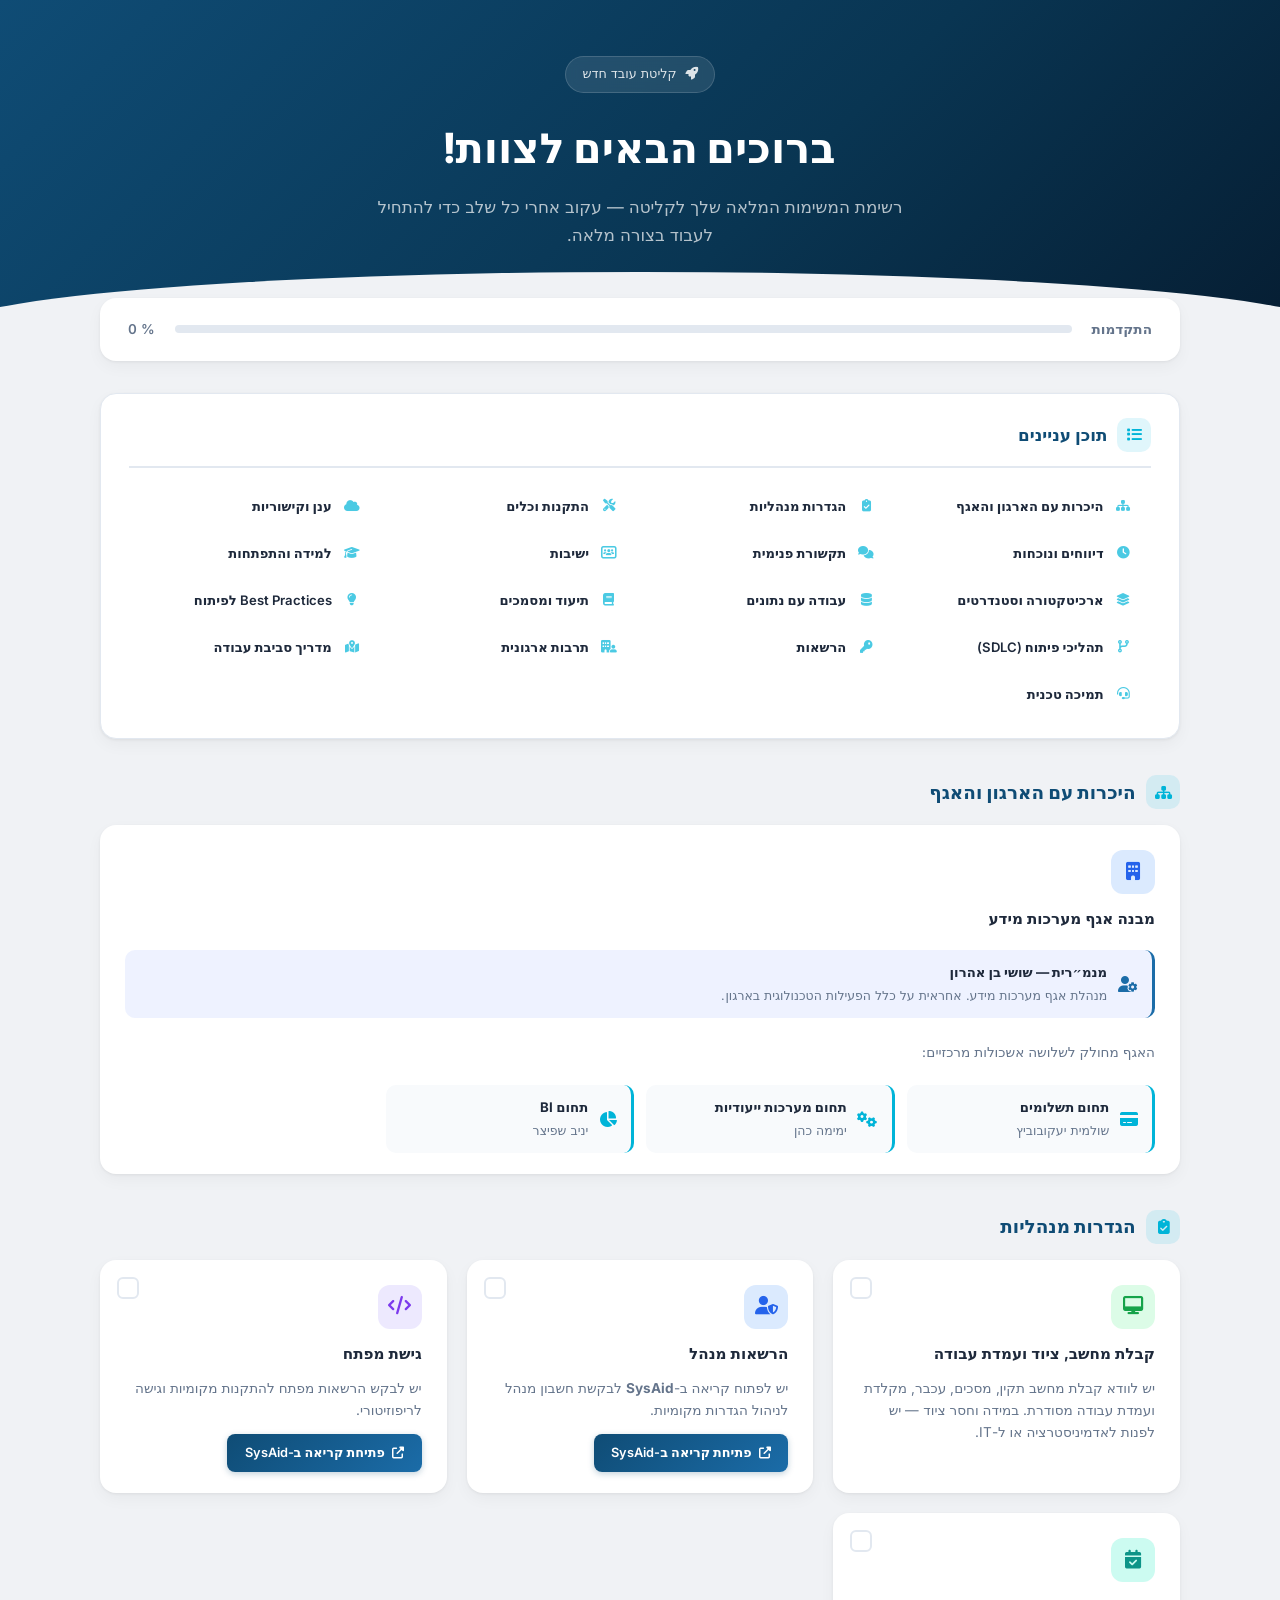
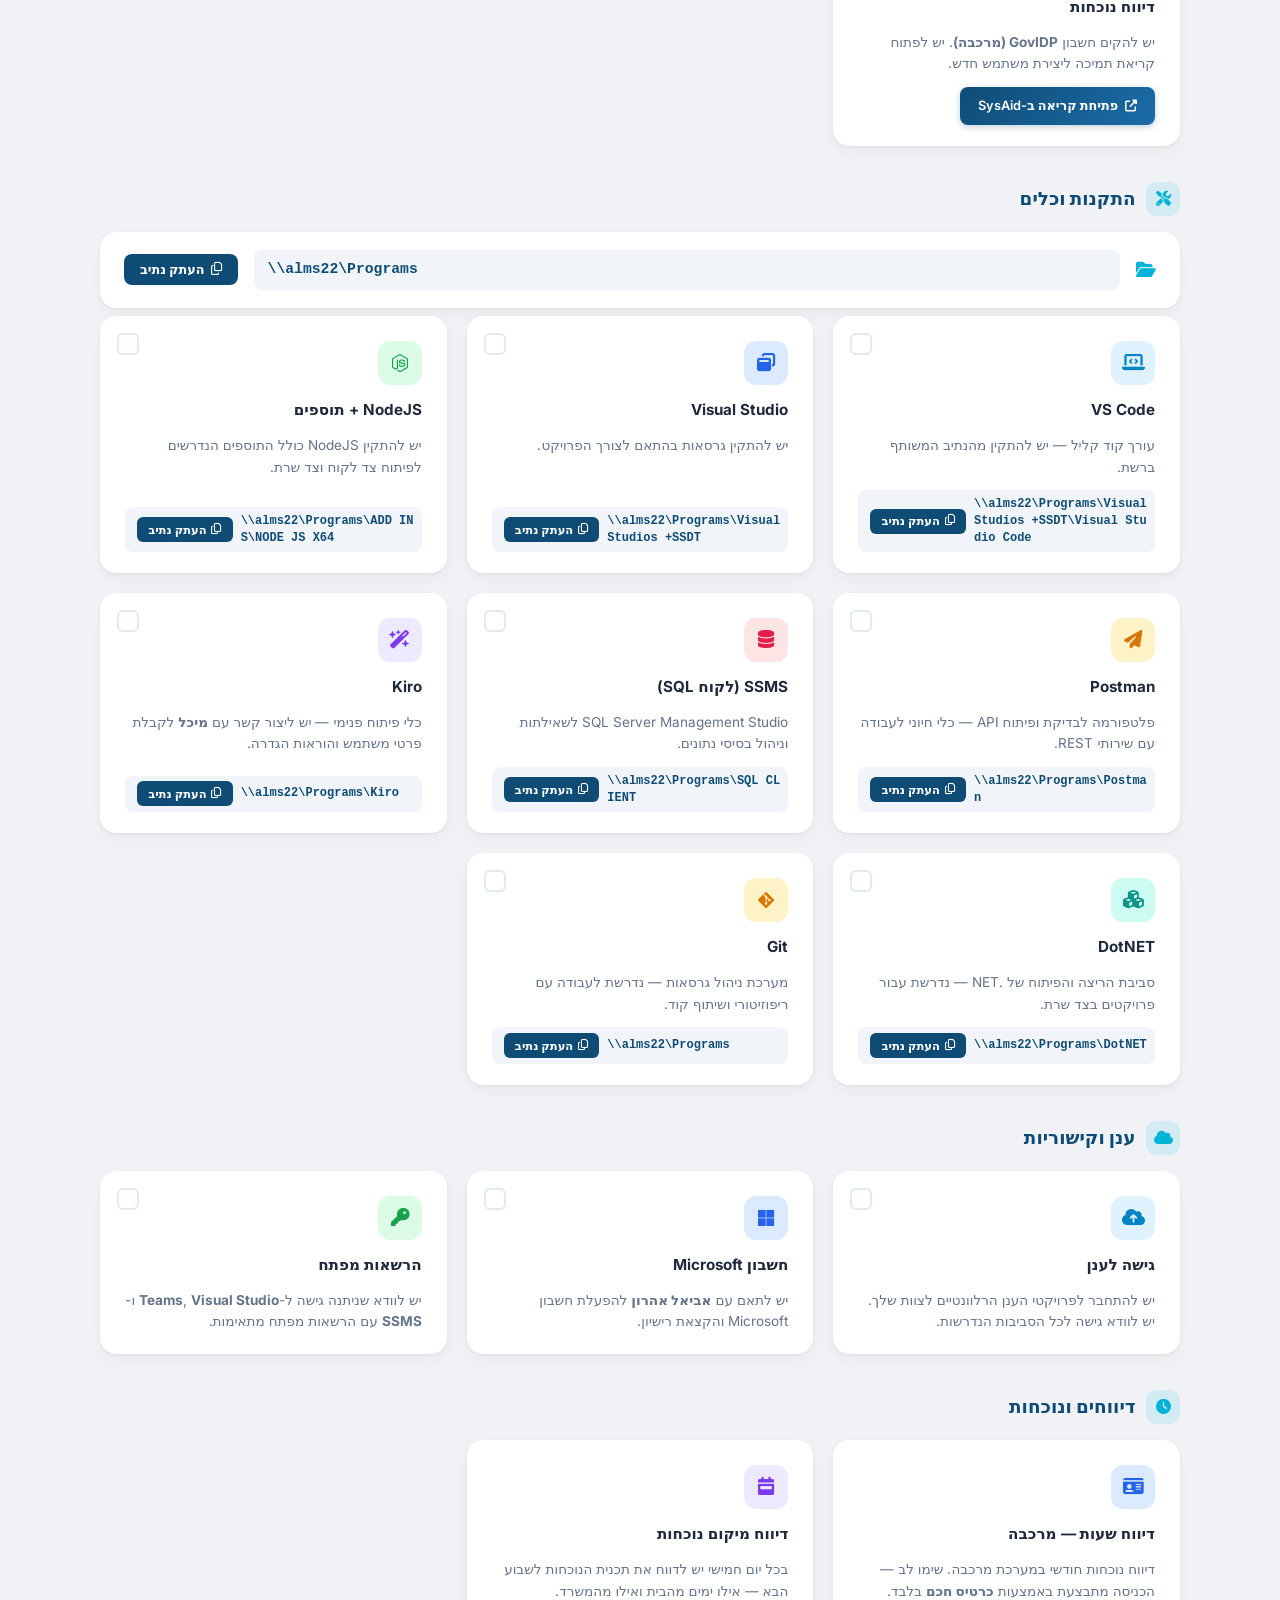
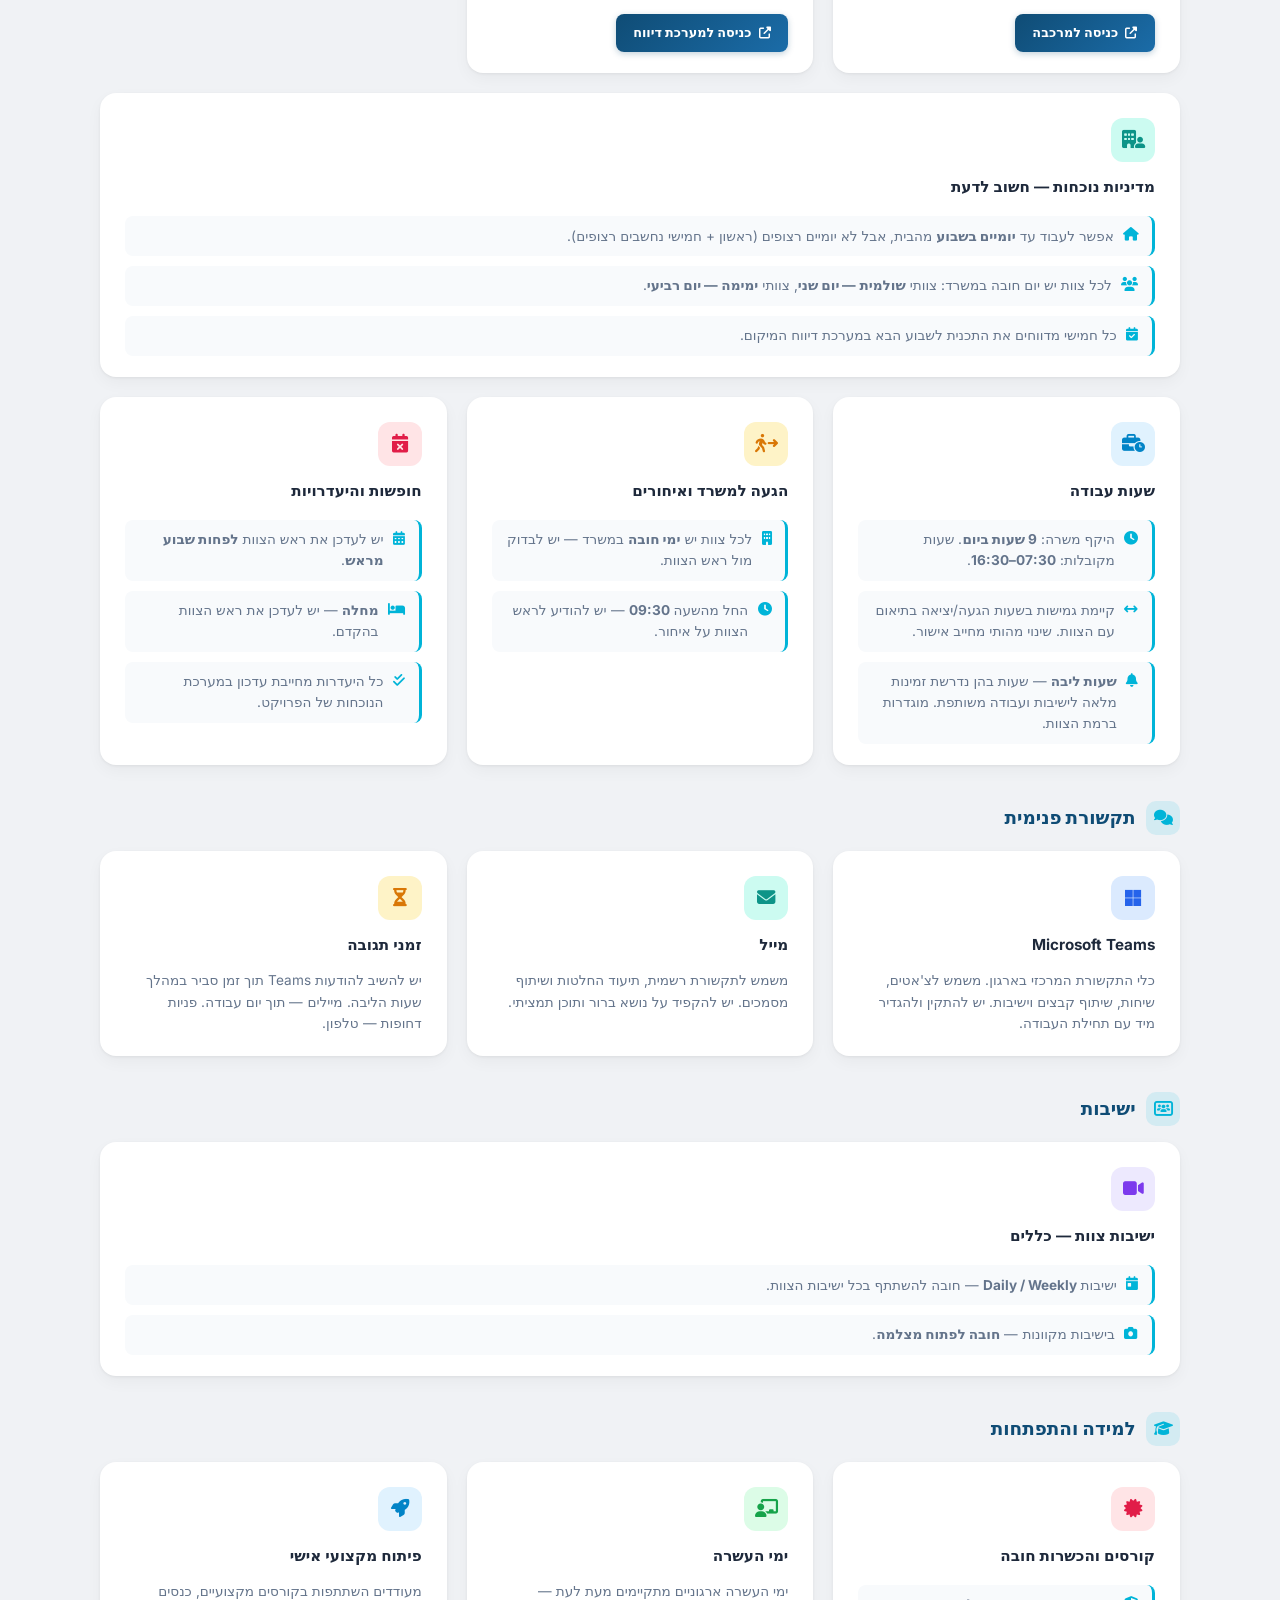
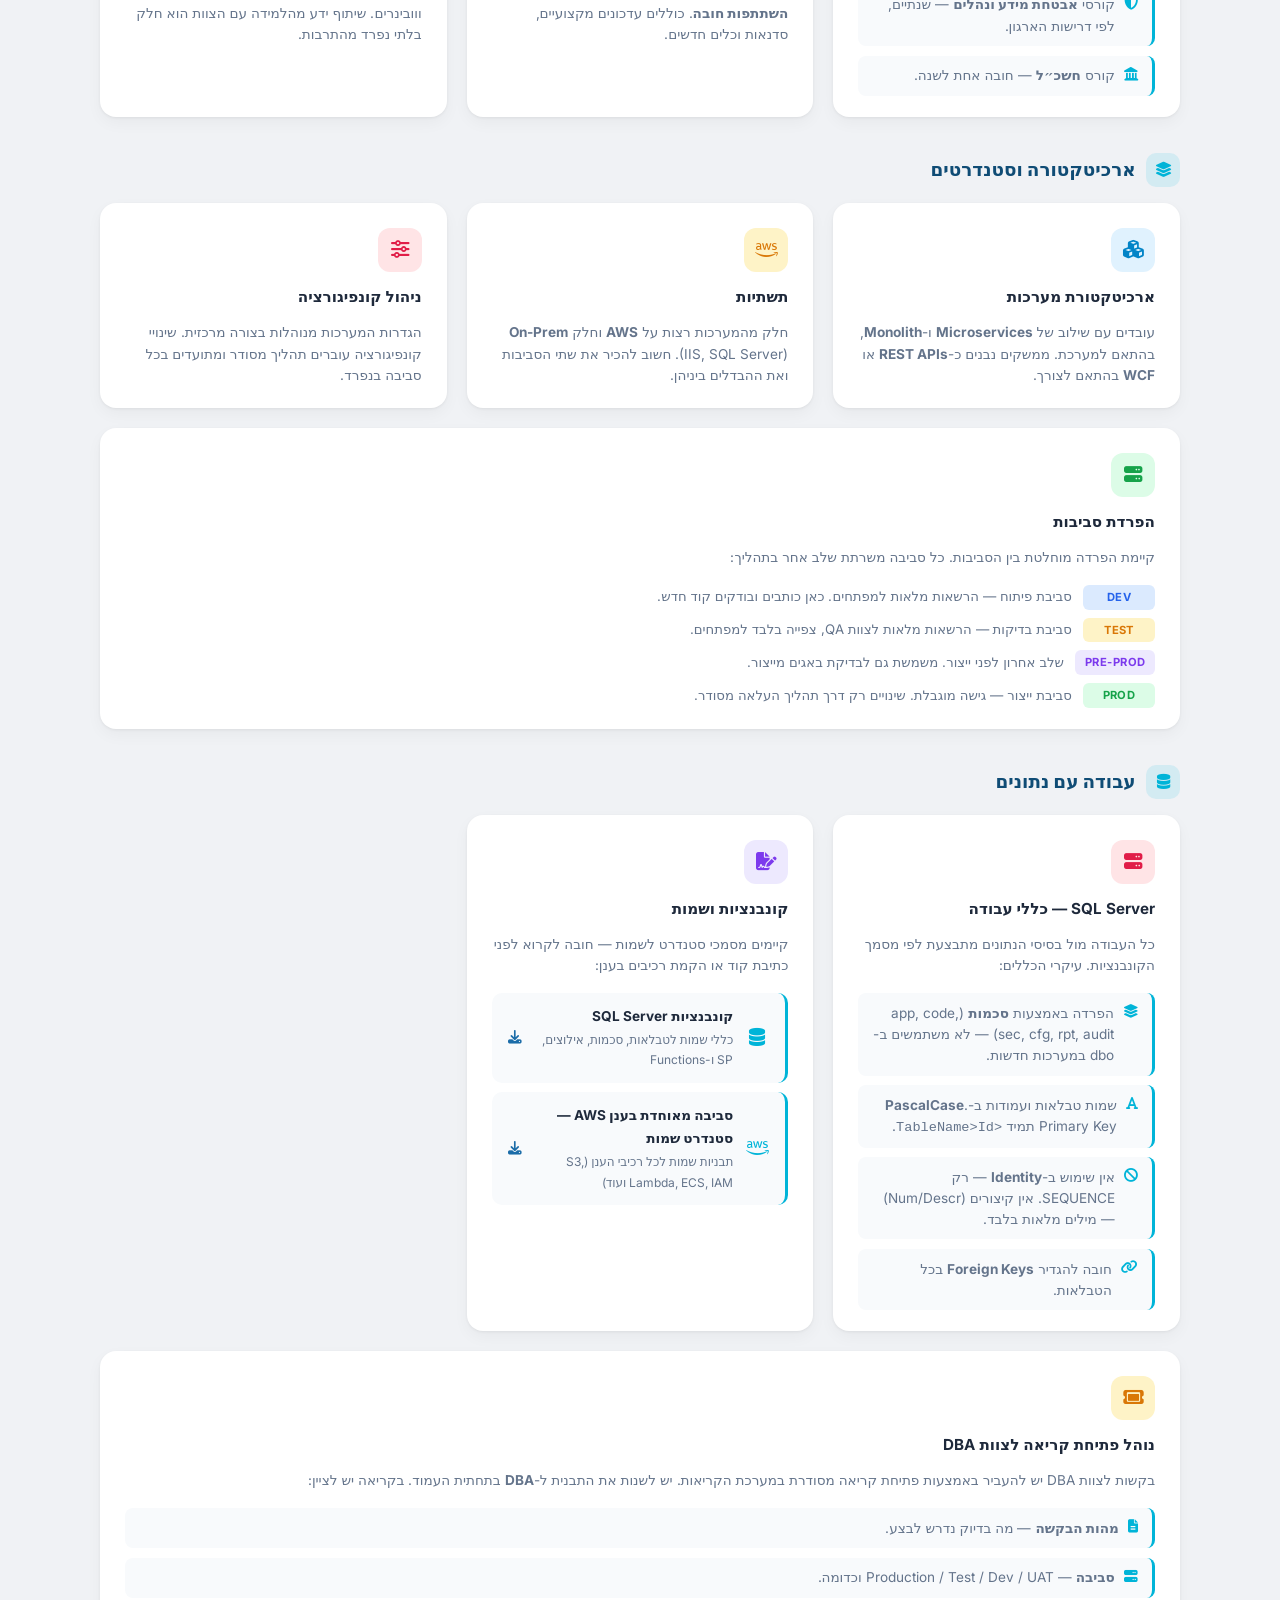
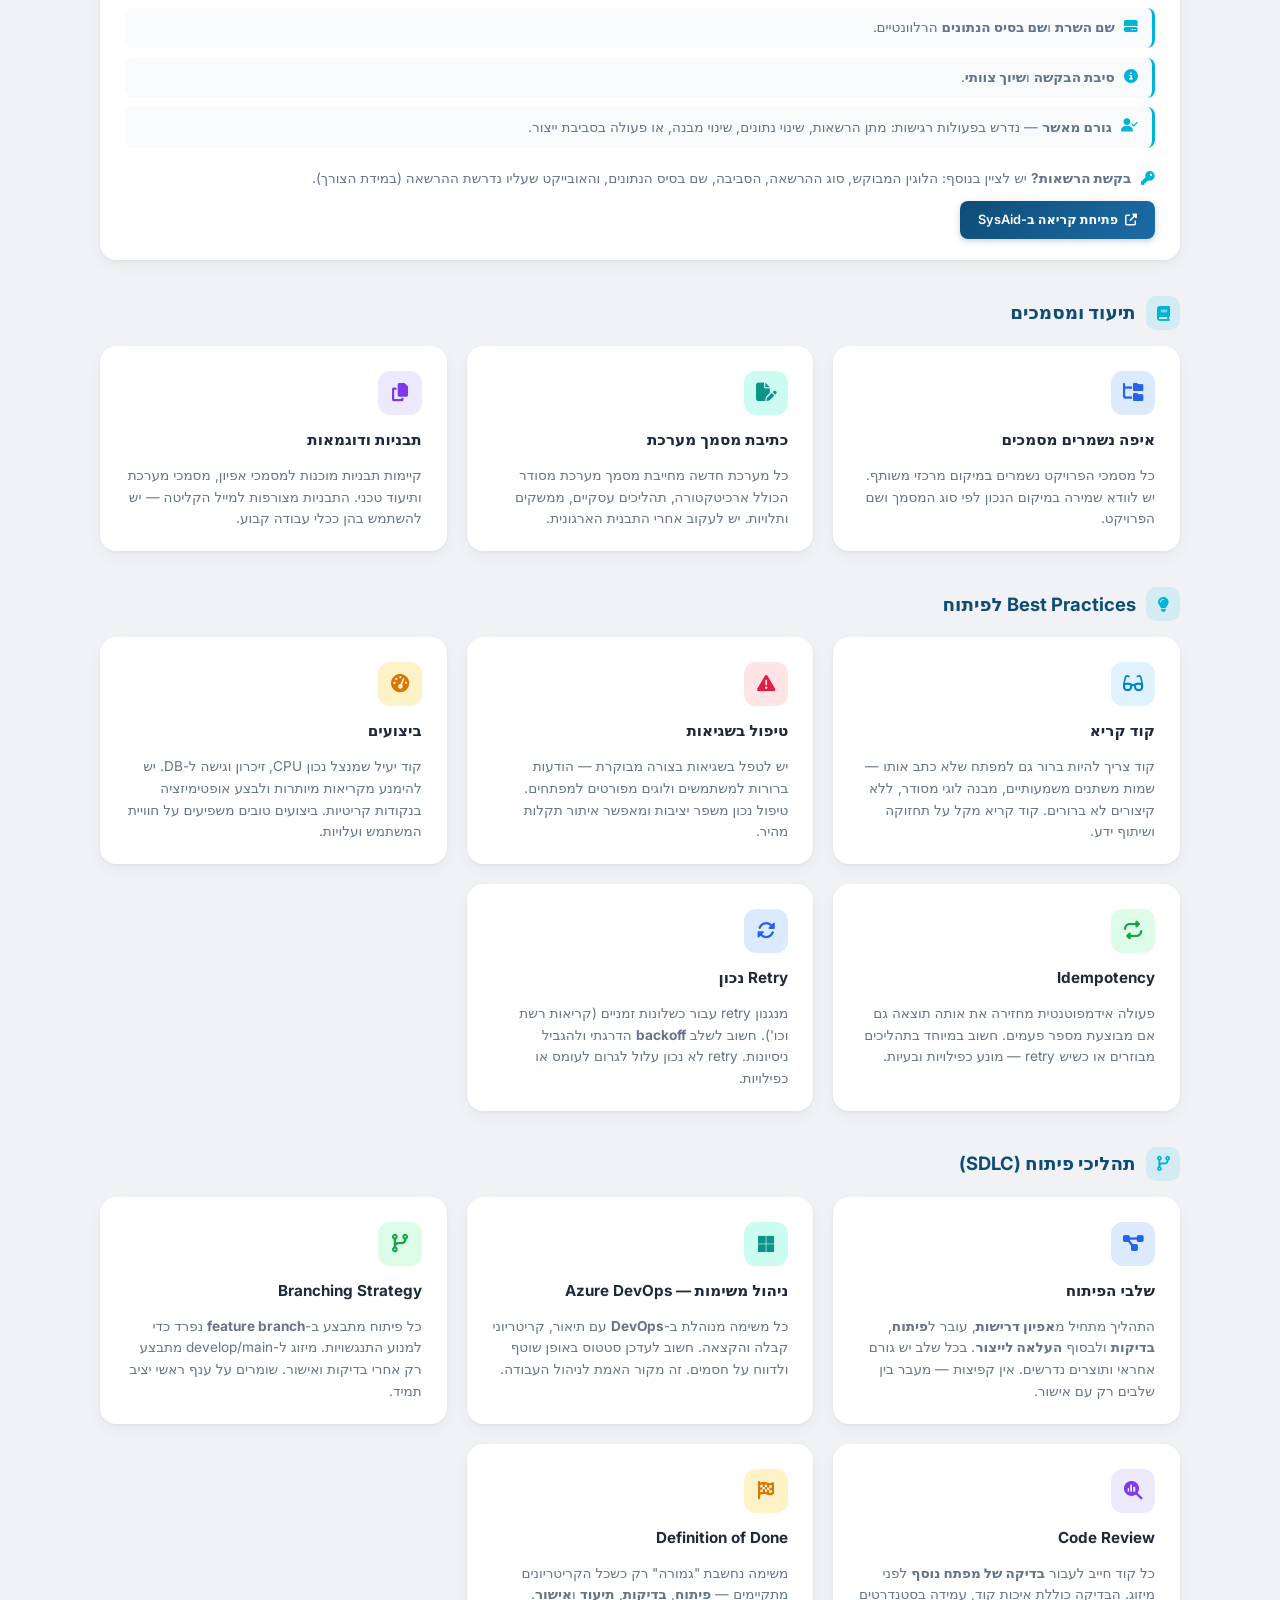
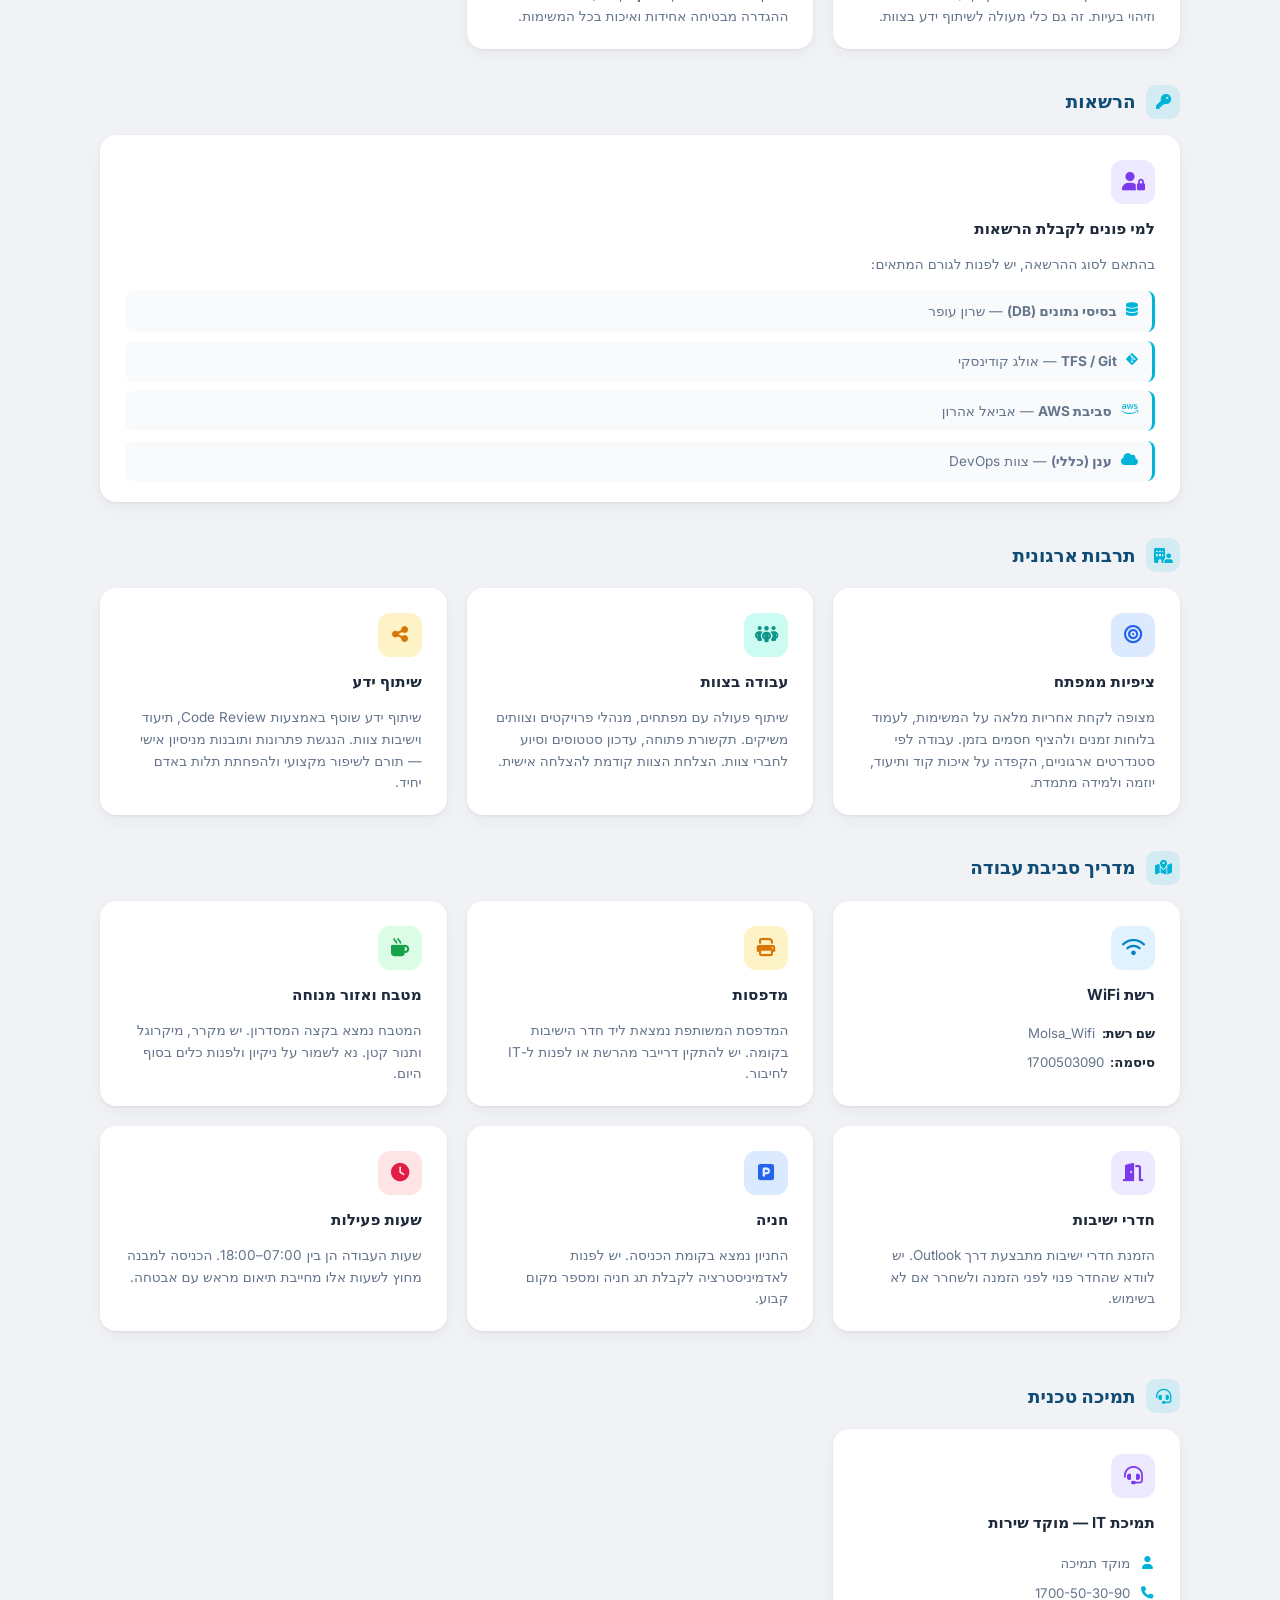
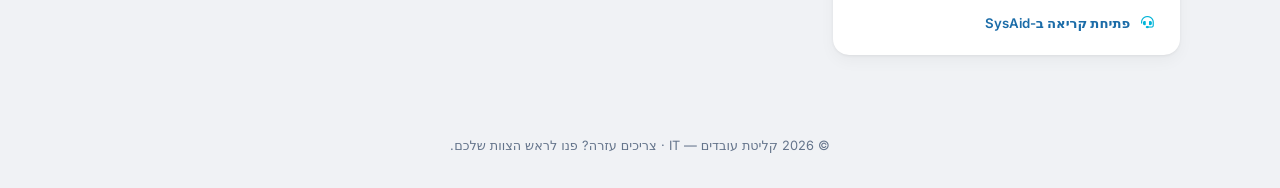
<file: index.html>
<!DOCTYPE html>
<html lang="he" dir="rtl">
<head>
  <meta charset="UTF-8" />
  <meta name="viewport" content="width=device-width, initial-scale=1.0" />
  <title>קליטת עובד חדש</title>
  <link rel="preconnect" href="https://fonts.googleapis.com" />
  <link href="https://fonts.googleapis.com/css2?family=Inter:wght@400;500;600;700;800&display=swap" rel="stylesheet" />
  <link rel="stylesheet" href="https://cdnjs.cloudflare.com/ajax/libs/font-awesome/6.5.1/css/all.min.css" />
  <link rel="stylesheet" href="css/style.css" />
</head>
<body>

  <!-- Hero -->
  <header class="hero">
    <div class="hero-badge"><i class="fa-solid fa-rocket"></i> קליטת עובד חדש</div>
    <h1>ברוכים הבאים לצוות!</h1>
    <p>רשימת המשימות המלאה שלך לקליטה — עקוב אחרי כל שלב כדי להתחיל לעבוד בצורה מלאה.</p>
  </header>

  <main class="container">

    <!-- Progress -->
    <div class="progress-bar" aria-label="התקדמות קליטה">
      <span>התקדמות</span>
      <div class="progress-track"><div class="progress-fill" id="progressFill"></div></div>
      <span class="progress-pct" id="progressPct">0 %</span>
    </div>

    <!-- Table of Contents -->
    <nav class="toc" aria-label="תוכן עניינים">
      <div class="toc-header">
        <i class="fa-solid fa-list"></i>
        <span>תוכן עניינים</span>
      </div>
      <div class="toc-grid">
        <a href="#sec-org" class="toc-item"><i class="fa-solid fa-sitemap"></i> היכרות עם הארגון והאגף</a>
        <a href="#sec-admin" class="toc-item"><i class="fa-solid fa-clipboard-check"></i> הגדרות מנהליות</a>
        <a href="#sec-tools" class="toc-item"><i class="fa-solid fa-screwdriver-wrench"></i> התקנות וכלים</a>
        <a href="#sec-cloud" class="toc-item"><i class="fa-solid fa-cloud"></i> ענן וקישוריות</a>
        <a href="#sec-attendance" class="toc-item"><i class="fa-solid fa-clock"></i> דיווחים ונוכחות</a>
        <a href="#sec-communication" class="toc-item"><i class="fa-solid fa-comments"></i> תקשורת פנימית</a>
        <a href="#sec-meetings" class="toc-item"><i class="fa-solid fa-users-rectangle"></i> ישיבות</a>
        <a href="#sec-learning" class="toc-item"><i class="fa-solid fa-graduation-cap"></i> למידה והתפתחות</a>
        <a href="#sec-architecture" class="toc-item"><i class="fa-solid fa-layer-group"></i> ארכיטקטורה וסטנדרטים</a>
        <a href="#sec-data" class="toc-item"><i class="fa-solid fa-database"></i> עבודה עם נתונים</a>
        <a href="#sec-docs" class="toc-item"><i class="fa-solid fa-book"></i> תיעוד ומסמכים</a>
        <a href="#sec-bestpractices" class="toc-item"><i class="fa-solid fa-lightbulb"></i> Best Practices לפיתוח</a>
        <a href="#sec-sdlc" class="toc-item"><i class="fa-solid fa-code-branch"></i> תהליכי פיתוח (SDLC)</a>
        <a href="#sec-permissions" class="toc-item"><i class="fa-solid fa-key"></i> הרשאות</a>
        <a href="#sec-culture" class="toc-item"><i class="fa-solid fa-building-user"></i> תרבות ארגונית</a>
        <a href="#sec-workplace" class="toc-item"><i class="fa-solid fa-map-location-dot"></i> מדריך סביבת עבודה</a>
        <a href="#sec-support" class="toc-item"><i class="fa-solid fa-headset"></i> תמיכה טכנית</a>
      </div>
    </nav>

    <!-- ═══ היכרות עם הארגון והאגף ═══ -->
    <div class="section-title" id="sec-org"><i class="fa-solid fa-sitemap"></i> היכרות עם הארגון והאגף</div>
    <div class="card-grid">

      <div class="card card-wide">
        <div class="card-icon blue"><i class="fa-solid fa-building"></i></div>
        <h3>מבנה אגף מערכות מידע</h3>
        <div class="org-clusters" style="margin-bottom: .75rem;">
          <div class="org-cluster" style="grid-column: 1 / -1; border-right-color: var(--primary-light); background: #eef2ff;">
            <i class="fa-solid fa-user-gear" style="color: var(--primary-light);"></i>
            <div>
              <strong>מנמ״רית — שושי בן אהרון</strong>
              <span>מנהלת אגף מערכות מידע. אחראית על כלל הפעילות הטכנולוגית בארגון.</span>
            </div>
          </div>
        </div>
        <p style="font-size:.85rem; color:var(--text-muted); margin-bottom:.25rem;">האגף מחולק לשלושה אשכולות מרכזיים:</p>
        <div class="org-clusters">
          <div class="org-cluster">
            <i class="fa-solid fa-credit-card"></i>
            <div>
              <strong>תחום תשלומים</strong>
              <span>שולמית יעקובוביץ</span>
            </div>
          </div>
          <div class="org-cluster">
            <i class="fa-solid fa-gears"></i>
            <div>
              <strong>תחום מערכות ייעודיות</strong>
              <span>ימימה כהן</span>
            </div>
          </div>
          <div class="org-cluster">
            <i class="fa-solid fa-chart-pie"></i>
            <div>
              <strong>תחום BI</strong>
              <span>יניב שפיצר</span>
            </div>
          </div>
        </div>
      </div>

    </div>

    <!-- ═══ הגדרות מנהליות ═══ -->
    <div class="section-title" id="sec-admin"><i class="fa-solid fa-clipboard-check"></i> הגדרות מנהליות</div>
    <div class="card-grid">

      <div class="card" data-task>
        <div class="card-check" role="checkbox" aria-checked="false" tabindex="0"><i class="fa-solid fa-check"></i></div>
        <div class="card-icon green"><i class="fa-solid fa-desktop"></i></div>
        <h3>קבלת מחשב, ציוד ועמדת עבודה</h3>
        <p>יש לוודא קבלת מחשב תקין, מסכים, עכבר, מקלדת ועמדת עבודה מסודרת. במידה וחסר ציוד — יש לפנות לאדמיניסטרציה או ל-IT.</p>
      </div>

      <div class="card" data-task>
        <div class="card-check" role="checkbox" aria-checked="false" tabindex="0"><i class="fa-solid fa-check"></i></div>
        <div class="card-icon blue"><i class="fa-solid fa-user-shield"></i></div>
        <h3>הרשאות מנהל</h3>
        <p>יש לפתוח קריאה ב-<strong>SysAid</strong> לבקשת חשבון מנהל לניהול הגדרות מקומיות.</p>
        <a class="action-link" href="http://sysaidhd/servicePortal" target="_blank" rel="noopener noreferrer">
          <i class="fa-solid fa-external-link-alt"></i> פתיחת קריאה ב-SysAid
        </a>
      </div>

      <div class="card" data-task>
        <div class="card-check" role="checkbox" aria-checked="false" tabindex="0"><i class="fa-solid fa-check"></i></div>
        <div class="card-icon violet"><i class="fa-solid fa-code"></i></div>
        <h3>גישת מפתח</h3>
        <p>יש לבקש הרשאות מפתח להתקנות מקומיות וגישה לריפוזיטורי.</p>
        <a class="action-link" href="http://sysaidhd/servicePortal" target="_blank" rel="noopener noreferrer">
          <i class="fa-solid fa-external-link-alt"></i> פתיחת קריאה ב-SysAid
        </a>
      </div>

      <div class="card" data-task>
        <div class="card-check" role="checkbox" aria-checked="false" tabindex="0"><i class="fa-solid fa-check"></i></div>
        <div class="card-icon teal"><i class="fa-solid fa-calendar-check"></i></div>
        <h3>דיווח נוכחות</h3>
        <p>יש להקים חשבון <strong>GovIDP (מרכבה)</strong>. יש לפתוח קריאת תמיכה ליצירת משתמש חדש.</p>
        <a class="action-link" href="http://sysaidhd/servicePortal" target="_blank" rel="noopener noreferrer">
          <i class="fa-solid fa-external-link-alt"></i> פתיחת קריאה ב-SysAid
        </a>
      </div>

    </div>

    <!-- ═══ התקנות וכלים ═══ -->
    <div class="section-title" id="sec-tools"><i class="fa-solid fa-screwdriver-wrench"></i> התקנות וכלים</div>

    <div class="path-box">
      <i class="fa-solid fa-folder-open"></i>
      <code id="installPath">\\alms22\Programs</code>
      <button class="copy-btn" id="copyBtn" aria-label="העתקת נתיב ההתקנה ללוח">
        <i class="fa-regular fa-copy"></i> העתק נתיב
      </button>
    </div>

    <div class="card-grid">

      <div class="card" data-task>
        <div class="card-check" role="checkbox" aria-checked="false" tabindex="0"><i class="fa-solid fa-check"></i></div>
        <div class="card-icon sky"><i class="fa-solid fa-laptop-code"></i></div>
        <h3>VS Code</h3>
        <p>עורך קוד קליל — יש להתקין מהנתיב המשותף ברשת.</p>
        <div class="card-path">
          <code>\\alms22\Programs\Visual Studios +SSDT\Visual Studio Code</code>
          <button class="copy-path-btn" data-path="\\alms22\Programs\Visual Studios +SSDT\Visual Studio Code" aria-label="העתק נתיב">
            <i class="fa-regular fa-copy"></i> העתק נתיב
          </button>
        </div>
      </div>

      <div class="card" data-task>
        <div class="card-check" role="checkbox" aria-checked="false" tabindex="0"><i class="fa-solid fa-check"></i></div>
        <div class="card-icon blue"><i class="fa-solid fa-window-restore"></i></div>
        <h3>Visual Studio</h3>
        <p>יש להתקין גרסאות בהתאם לצורך הפרויקט.</p>
        <div class="card-path">
          <code>\\alms22\Programs\Visual Studios +SSDT</code>
          <button class="copy-path-btn" data-path="\\alms22\Programs\Visual Studios +SSDT" aria-label="העתק נתיב">
            <i class="fa-regular fa-copy"></i> העתק נתיב
          </button>
        </div>
      </div>

      <div class="card" data-task>
        <div class="card-check" role="checkbox" aria-checked="false" tabindex="0"><i class="fa-solid fa-check"></i></div>
        <div class="card-icon green"><i class="fa-brands fa-node-js"></i></div>
        <h3>NodeJS + תוספים</h3>
        <p>יש להתקין NodeJS כולל התוספים הנדרשים לפיתוח צד לקוח וצד שרת.</p>
        <div class="card-path">
          <code>\\alms22\Programs\ADD INS\NODE JS X64</code>
          <button class="copy-path-btn" data-path="\\alms22\Programs\ADD INS\NODE JS X64" aria-label="העתק נתיב">
            <i class="fa-regular fa-copy"></i> העתק נתיב
          </button>
        </div>
      </div>

      <div class="card" data-task>
        <div class="card-check" role="checkbox" aria-checked="false" tabindex="0"><i class="fa-solid fa-check"></i></div>
        <div class="card-icon amber"><i class="fa-solid fa-paper-plane"></i></div>
        <h3>Postman</h3>
        <p>פלטפורמה לבדיקת ופיתוח API — כלי חיוני לעבודה עם שירותי REST.</p>
        <div class="card-path">
          <code>\\alms22\Programs\Postman</code>
          <button class="copy-path-btn" data-path="\\alms22\Programs\Postman" aria-label="העתק נתיב">
            <i class="fa-regular fa-copy"></i> העתק נתיב
          </button>
        </div>
      </div>

      <div class="card" data-task>
        <div class="card-check" role="checkbox" aria-checked="false" tabindex="0"><i class="fa-solid fa-check"></i></div>
        <div class="card-icon rose"><i class="fa-solid fa-database"></i></div>
        <h3>SSMS (לקוח SQL)</h3>
        <p>SQL Server Management Studio לשאילתות וניהול בסיסי נתונים.</p>
        <div class="card-path">
          <code>\\alms22\Programs\SQL CLIENT</code>
          <button class="copy-path-btn" data-path="\\alms22\Programs\SQL CLIENT" aria-label="העתק נתיב">
            <i class="fa-regular fa-copy"></i> העתק נתיב
          </button>
        </div>
      </div>

      <div class="card" data-task>
        <div class="card-check" role="checkbox" aria-checked="false" tabindex="0"><i class="fa-solid fa-check"></i></div>
        <div class="card-icon violet"><i class="fa-solid fa-wand-magic-sparkles"></i></div>
        <h3>Kiro</h3>
        <p>כלי פיתוח פנימי — יש ליצור קשר עם <strong>מיכל</strong> לקבלת פרטי משתמש והוראות הגדרה.</p>
        <div class="card-path">
          <code>\\alms22\Programs\Kiro</code>
          <button class="copy-path-btn" data-path="\\alms22\Programs\Kiro" aria-label="העתק נתיב">
            <i class="fa-regular fa-copy"></i> העתק נתיב
          </button>
        </div>
      </div>

      <div class="card" data-task>
        <div class="card-check" role="checkbox" aria-checked="false" tabindex="0"><i class="fa-solid fa-check"></i></div>
        <div class="card-icon teal"><i class="fa-solid fa-cubes"></i></div>
        <h3>DotNET</h3>
        <p>סביבת הריצה והפיתוח של .NET — נדרשת עבור פרויקטים בצד שרת.</p>
        <div class="card-path">
          <code>\\alms22\Programs\DotNET</code>
          <button class="copy-path-btn" data-path="\\alms22\Programs\DotNET" aria-label="העתק נתיב">
            <i class="fa-regular fa-copy"></i> העתק נתיב
          </button>
        </div>
      </div>

      <div class="card" data-task>
        <div class="card-check" role="checkbox" aria-checked="false" tabindex="0"><i class="fa-solid fa-check"></i></div>
        <div class="card-icon amber"><i class="fa-brands fa-git-alt"></i></div>
        <h3>Git</h3>
        <p>מערכת ניהול גרסאות — נדרשת לעבודה עם ריפוזיטורי ושיתוף קוד.</p>
        <div class="card-path">
          <code>\\alms22\Programs</code>
          <button class="copy-path-btn" data-path="\\alms22\Programs" aria-label="העתק נתיב">
            <i class="fa-regular fa-copy"></i> העתק נתיב
          </button>
        </div>
      </div>

    </div>

    <!-- ═══ ענן וקישוריות ═══ -->
    <div class="section-title" id="sec-cloud"><i class="fa-solid fa-cloud"></i> ענן וקישוריות</div>
    <div class="card-grid">

      <div class="card" data-task>
        <div class="card-check" role="checkbox" aria-checked="false" tabindex="0"><i class="fa-solid fa-check"></i></div>
        <div class="card-icon sky"><i class="fa-solid fa-cloud-arrow-up"></i></div>
        <h3>גישה לענן</h3>
        <p>יש להתחבר לפרויקטי הענן הרלוונטיים לצוות שלך. יש לוודא גישה לכל הסביבות הנדרשות.</p>
      </div>

      <div class="card" data-task>
        <div class="card-check" role="checkbox" aria-checked="false" tabindex="0"><i class="fa-solid fa-check"></i></div>
        <div class="card-icon blue"><i class="fa-brands fa-microsoft"></i></div>
        <h3>חשבון Microsoft</h3>
        <p>יש לתאם עם <strong>אביאל אהרון</strong> להפעלת חשבון Microsoft והקצאת רישיון.</p>
      </div>

      <div class="card" data-task>
        <div class="card-check" role="checkbox" aria-checked="false" tabindex="0"><i class="fa-solid fa-check"></i></div>
        <div class="card-icon green"><i class="fa-solid fa-key"></i></div>
        <h3>הרשאות מפתח</h3>
        <p>יש לוודא שניתנה גישה ל-<strong>Teams</strong>, <strong>Visual Studio</strong> ו-<strong>SSMS</strong> עם הרשאות מפתח מתאימות.</p>
      </div>

    </div>

    <!-- ═══ דיווחים ונוכחות ═══ -->
    <div class="section-title" id="sec-attendance"><i class="fa-solid fa-clock"></i> דיווחים ונוכחות</div>
    <div class="card-grid">

      <div class="card">
        <div class="card-icon blue"><i class="fa-solid fa-id-card"></i></div>
        <h3>דיווח שעות — מרכבה</h3>
        <p>דיווח נוכחות חודשי במערכת מרכבה. שימו לב — הכניסה מתבצעת באמצעות <strong>כרטיס חכם</strong> בלבד.</p>
        <a class="action-link" href="https://ofan.merkava.gov.il/Merkava" target="_blank" rel="noopener noreferrer">
          <i class="fa-solid fa-external-link-alt"></i> כניסה למרכבה
        </a>
      </div>

      <div class="card">
        <div class="card-icon violet"><i class="fa-solid fa-calendar-week"></i></div>
        <h3>דיווח מיקום נוכחות</h3>
        <p>בכל יום חמישי יש לדווח את תכנית הנוכחות לשבוע הבא — אילו ימים מהבית ואילו מהמשרד.</p>
        <a class="action-link" href="http://workplacereporting/#/pages/attendance" target="_blank" rel="noopener noreferrer">
          <i class="fa-solid fa-external-link-alt"></i> כניסה למערכת דיווח
        </a>
      </div>

      <div class="card card-wide">
        <div class="card-icon teal"><i class="fa-solid fa-building-user"></i></div>
        <h3>מדיניות נוכחות — חשוב לדעת</h3>
        <div class="policy-list">
          <div class="policy-item">
            <i class="fa-solid fa-home"></i>
            <span>אפשר לעבוד עד <strong>יומיים בשבוע</strong> מהבית, אבל לא יומיים רצופים (ראשון + חמישי נחשבים רצופים).</span>
          </div>
          <div class="policy-item">
            <i class="fa-solid fa-users"></i>
            <span>לכל צוות יש יום חובה במשרד: צוותי <strong>שולמית — יום שני</strong>, צוותי <strong>ימימה — יום רביעי</strong>.</span>
          </div>
          <div class="policy-item">
            <i class="fa-solid fa-calendar-check"></i>
            <span>כל חמישי מדווחים את התכנית לשבוע הבא במערכת דיווח המיקום.</span>
          </div>
        </div>
      </div>

      <div class="card">
        <div class="card-icon sky"><i class="fa-solid fa-business-time"></i></div>
        <h3>שעות עבודה</h3>
        <div class="policy-list">
          <div class="policy-item">
            <i class="fa-solid fa-clock"></i>
            <span>היקף משרה: <strong>9 שעות ביום</strong>. שעות מקובלות: <strong>07:30–16:30</strong>.</span>
          </div>
          <div class="policy-item">
            <i class="fa-solid fa-arrows-left-right"></i>
            <span>קיימת גמישות בשעות הגעה/יציאה בתיאום עם הצוות. שינוי מהותי מחייב אישור.</span>
          </div>
          <div class="policy-item">
            <i class="fa-solid fa-bell"></i>
            <span><strong>שעות ליבה</strong> — שעות בהן נדרשת זמינות מלאה לישיבות ועבודה משותפת. מוגדרות ברמת הצוות.</span>
          </div>
        </div>
      </div>

      <div class="card">
        <div class="card-icon amber"><i class="fa-solid fa-person-walking-arrow-right"></i></div>
        <h3>הגעה למשרד ואיחורים</h3>
        <div class="policy-list">
          <div class="policy-item">
            <i class="fa-solid fa-building"></i>
            <span>לכל צוות יש <strong>ימי חובה</strong> במשרד — יש לבדוק מול ראש הצוות.</span>
          </div>
          <div class="policy-item">
            <i class="fa-solid fa-clock"></i>
            <span>החל מהשעה <strong>09:30</strong> — יש להודיע לראש הצוות על איחור.</span>
          </div>
        </div>
      </div>

      <div class="card">
        <div class="card-icon rose"><i class="fa-solid fa-calendar-xmark"></i></div>
        <h3>חופשות והיעדרויות</h3>
        <div class="policy-list">
          <div class="policy-item">
            <i class="fa-solid fa-calendar-days"></i>
            <span>יש לעדכן את ראש הצוות <strong>לפחות שבוע מראש</strong>.</span>
          </div>
          <div class="policy-item">
            <i class="fa-solid fa-bed"></i>
            <span><strong>מחלה</strong> — יש לעדכן את ראש הצוות בהקדם.</span>
          </div>
          <div class="policy-item">
            <i class="fa-solid fa-check-double"></i>
            <span>כל היעדרות מחייבת עדכון במערכת הנוכחות של הפרויקט.</span>
          </div>
        </div>
      </div>

    </div>

    <!-- ═══ תקשורת פנימית ═══ -->
    <div class="section-title" id="sec-communication"><i class="fa-solid fa-comments"></i> תקשורת פנימית</div>
    <div class="card-grid">

      <div class="card">
        <div class="card-icon blue"><i class="fa-brands fa-microsoft"></i></div>
        <h3>Microsoft Teams</h3>
        <p>כלי התקשורת המרכזי בארגון. משמש לצ'אטים, שיחות, שיתוף קבצים וישיבות. יש להתקין ולהגדיר מיד עם תחילת העבודה.</p>
      </div>

      <div class="card">
        <div class="card-icon teal"><i class="fa-solid fa-envelope"></i></div>
        <h3>מייל</h3>
        <p>משמש לתקשורת רשמית, תיעוד החלטות ושיתוף מסמכים. יש להקפיד על נושא ברור ותוכן תמציתי.</p>
      </div>

      <div class="card">
        <div class="card-icon amber"><i class="fa-solid fa-hourglass-half"></i></div>
        <h3>זמני תגובה</h3>
        <p>יש להשיב להודעות Teams תוך זמן סביר במהלך שעות הליבה. מיילים — תוך יום עבודה. פניות דחופות — טלפון.</p>
      </div>

    </div>

    <!-- ═══ ישיבות ═══ -->
    <div class="section-title" id="sec-meetings"><i class="fa-solid fa-users-rectangle"></i> ישיבות</div>
    <div class="card-grid">

      <div class="card card-wide">
        <div class="card-icon violet"><i class="fa-solid fa-video"></i></div>
        <h3>ישיבות צוות — כללים</h3>
        <div class="policy-list">
          <div class="policy-item">
            <i class="fa-solid fa-calendar-day"></i>
            <span>ישיבות <strong>Daily / Weekly</strong> — חובה להשתתף בכל ישיבות הצוות.</span>
          </div>
          <div class="policy-item">
            <i class="fa-solid fa-camera"></i>
            <span>בישיבות מקוונות — <strong>חובה לפתוח מצלמה</strong>.</span>
          </div>
        </div>
      </div>

    </div>

    <!-- ═══ למידה והתפתחות ═══ -->
    <div class="section-title" id="sec-learning"><i class="fa-solid fa-graduation-cap"></i> למידה והתפתחות</div>
    <div class="card-grid">

      <div class="card">
        <div class="card-icon rose"><i class="fa-solid fa-certificate"></i></div>
        <h3>קורסים והכשרות חובה</h3>
        <div class="policy-list">
          <div class="policy-item">
            <i class="fa-solid fa-shield-halved"></i>
            <span>קורסי <strong>אבטחת מידע ונהלים</strong> — שנתיים, לפי דרישות הארגון.</span>
          </div>
          <div class="policy-item">
            <i class="fa-solid fa-landmark"></i>
            <span>קורס <strong>חשכ״ל</strong> — חובה אחת לשנה.</span>
          </div>
        </div>
      </div>

      <div class="card">
        <div class="card-icon green"><i class="fa-solid fa-chalkboard-user"></i></div>
        <h3>ימי העשרה</h3>
        <p>ימי העשרה ארגוניים מתקיימים מעת לעת — <strong>השתתפות חובה</strong>. כוללים עדכונים מקצועיים, סדנאות וכלים חדשים.</p>
      </div>

      <div class="card">
        <div class="card-icon sky"><i class="fa-solid fa-rocket"></i></div>
        <h3>פיתוח מקצועי אישי</h3>
        <p>מעודדים השתתפות בקורסים מקצועיים, כנסים ווובינרים. שיתוף ידע מהלמידה עם הצוות הוא חלק בלתי נפרד מהתרבות.</p>
      </div>

    </div>

    <!-- ═══ ארכיטקטורה וסטנדרטים ═══ -->
    <div class="section-title" id="sec-architecture"><i class="fa-solid fa-layer-group"></i> ארכיטקטורה וסטנדרטים</div>
    <div class="card-grid">

      <div class="card">
        <div class="card-icon sky"><i class="fa-solid fa-cubes"></i></div>
        <h3>ארכיטקטורת מערכות</h3>
        <p>עובדים עם שילוב של <strong>Microservices</strong> ו-<strong>Monolith</strong>, בהתאם למערכת. ממשקים נבנים כ-<strong>REST APIs</strong> או <strong>WCF</strong> בהתאם לצורך.</p>
      </div>

      <div class="card">
        <div class="card-icon amber"><i class="fa-brands fa-aws"></i></div>
        <h3>תשתיות</h3>
        <p>חלק מהמערכות רצות על <strong>AWS</strong> וחלק <strong>On-Prem</strong> (IIS, SQL Server). חשוב להכיר את שתי הסביבות ואת ההבדלים ביניהן.</p>
      </div>

      <div class="card">
        <div class="card-icon rose"><i class="fa-solid fa-sliders"></i></div>
        <h3>ניהול קונפיגורציה</h3>
        <p>הגדרות המערכות מנוהלות בצורה מרכזית. שינויי קונפיגורציה עוברים תהליך מסודר ומתועדים בכל סביבה בנפרד.</p>
      </div>

      <div class="card card-wide">
        <div class="card-icon green"><i class="fa-solid fa-server"></i></div>
        <h3>הפרדת סביבות</h3>
        <p>קיימת הפרדה מוחלטת בין הסביבות. כל סביבה משרתת שלב אחר בתהליך:</p>
        <div class="env-list">
          <div class="env-item">
            <span class="env-badge dev">DEV</span>
            <span>סביבת פיתוח — הרשאות מלאות למפתחים. כאן כותבים ובודקים קוד חדש.</span>
          </div>
          <div class="env-item">
            <span class="env-badge test">TEST</span>
            <span>סביבת בדיקות — הרשאות מלאות לצוות QA, צפייה בלבד למפתחים.</span>
          </div>
          <div class="env-item">
            <span class="env-badge staging">PRE-PROD</span>
            <span>שלב אחרון לפני ייצור. משמשת גם לבדיקת באגים מייצור.</span>
          </div>
          <div class="env-item">
            <span class="env-badge prod">PROD</span>
            <span>סביבת ייצור — גישה מוגבלת. שינויים רק דרך תהליך העלאה מסודר.</span>
          </div>
        </div>
      </div>

      

    </div>

    <!-- ═══ עבודה עם נתונים ═══ -->
    <div class="section-title" id="sec-data"><i class="fa-solid fa-database"></i> עבודה עם נתונים</div>
    <div class="card-grid">

      <div class="card">
        <div class="card-icon rose"><i class="fa-solid fa-server"></i></div>
        <h3>SQL Server — כללי עבודה</h3>
        <p>כל העבודה מול בסיסי הנתונים מתבצעת לפי מסמך הקונבנציות. עיקרי הכללים:</p>
        <div class="policy-list">
          <div class="policy-item">
            <i class="fa-solid fa-layer-group"></i>
            <span>הפרדה באמצעות <strong>סכמות</strong> (app, code, sec, cfg, rpt, audit) — לא משתמשים ב-dbo במערכות חדשות.</span>
          </div>
          <div class="policy-item">
            <i class="fa-solid fa-font"></i>
            <span>שמות טבלאות ועמודות ב-<strong>PascalCase</strong>. Primary Key תמיד <code>&lt;TableName&gt;Id</code>.</span>
          </div>
          <div class="policy-item">
            <i class="fa-solid fa-ban"></i>
            <span>אין שימוש ב-<strong>Identity</strong> — רק SEQUENCE. אין קיצורים (Num/Descr) — מילים מלאות בלבד.</span>
          </div>
          <div class="policy-item">
            <i class="fa-solid fa-link"></i>
            <span>חובה להגדיר <strong>Foreign Keys</strong> בכל הטבלאות.</span>
          </div>
        </div>
      </div>

      <div class="card">
        <div class="card-icon violet"><i class="fa-solid fa-file-signature"></i></div>
        <h3>קונבנציות ושמות</h3>
        <p>קיימים מסמכי סטנדרט לשמות — חובה לקרוא לפני כתיבת קוד או הקמת רכיבים בענן:</p>
        <div class="doc-links">
          <a class="doc-link-btn" href="./docs/SQL-conventions.docx" target="_blank" rel="noopener noreferrer">
            <i class="fa-solid fa-database"></i>
            <div class="doc-link-text">
              <strong>קונבנציות SQL Server</strong>
              <span>כללי שמות לטבלאות, סכמות, אילוצים, SP ו-Functions</span>
            </div>
            <i class="fa-solid fa-download"></i>
          </a>
          <a class="doc-link-btn" href="./docs/AWS-naming-standards.docx" target="_blank" rel="noopener noreferrer">
            <i class="fa-brands fa-aws"></i>
            <div class="doc-link-text">
              <strong>סביבה מאוחדת בענן AWS — סטנדרט שמות</strong>
              <span>תבניות שמות לכל רכיבי הענן (S3, Lambda, ECS, IAM ועוד)</span>
            </div>
            <i class="fa-solid fa-download"></i>
          </a>
        </div>
      </div>

      <div class="card card-wide">
        <div class="card-icon amber"><i class="fa-solid fa-ticket"></i></div>
        <h3>נוהל פתיחת קריאה לצוות DBA</h3>
        <p>בקשות לצוות DBA יש להעביר באמצעות פתיחת קריאה מסודרת במערכת הקריאות. יש לשנות את התבנית ל-<strong>DBA</strong> בתחתית העמוד. בקריאה יש לציין:</p>
        <div class="policy-list">
          <div class="policy-item">
            <i class="fa-solid fa-file-lines"></i>
            <span><strong>מהות הבקשה</strong> — מה בדיוק נדרש לבצע.</span>
          </div>
          <div class="policy-item">
            <i class="fa-solid fa-server"></i>
            <span><strong>סביבה</strong> — Production / Test / Dev / UAT וכדומה.</span>
          </div>
          <div class="policy-item">
            <i class="fa-solid fa-hard-drive"></i>
            <span><strong>שם השרת</strong> ו<strong>שם בסיס הנתונים</strong> הרלוונטיים.</span>
          </div>
          <div class="policy-item">
            <i class="fa-solid fa-circle-info"></i>
            <span><strong>סיבת הבקשה</strong> ו<strong>שיוך צוותי</strong>.</span>
          </div>
          <div class="policy-item">
            <i class="fa-solid fa-user-check"></i>
            <span><strong>גורם מאשר</strong> — נדרש בפעולות רגישות: מתן הרשאות, שינוי נתונים, שינוי מבנה, או פעולה בסביבת ייצור.</span>
          </div>
        </div>
        <p style="font-size:.85rem; color:var(--text-muted); margin-top:.5rem;"><i class="fa-solid fa-key" style="color:var(--accent); margin-left:.35rem;"></i> <strong>בקשת הרשאות?</strong> יש לציין בנוסף: הלוגין המבוקש, סוג ההרשאה, הסביבה, שם בסיס הנתונים, והאובייקט שעליו נדרשת ההרשאה (במידת הצורך).</p>
        <a class="action-link" href="http://sysaidhd/servicePortal" target="_blank" rel="noopener noreferrer">
          <i class="fa-solid fa-external-link-alt"></i> פתיחת קריאה ב-SysAid
        </a>
      </div>

    </div>

    <!-- ═══ תיעוד ומסמכים ═══ -->
    <div class="section-title" id="sec-docs"><i class="fa-solid fa-book"></i> תיעוד ומסמכים</div>
    <div class="card-grid">

      <div class="card">
        <div class="card-icon blue"><i class="fa-solid fa-folder-tree"></i></div>
        <h3>איפה נשמרים מסמכים</h3>
        <p>כל מסמכי הפרויקט נשמרים במיקום מרכזי משותף. יש לוודא שמירה במיקום הנכון לפי סוג המסמך ושם הפרויקט.</p>
      </div>

      <div class="card">
        <div class="card-icon teal"><i class="fa-solid fa-file-pen"></i></div>
        <h3>כתיבת מסמך מערכת</h3>
        <p>כל מערכת חדשה מחייבת מסמך מערכת מסודר הכולל ארכיטקטורה, תהליכים עסקיים, ממשקים ותלויות. יש לעקוב אחרי התבנית הארגונית.</p>
      </div>

      <div class="card">
        <div class="card-icon violet"><i class="fa-solid fa-copy"></i></div>
        <h3>תבניות ודוגמאות</h3>
        <p>קיימות תבניות מוכנות למסמכי אפיון, מסמכי מערכת ותיעוד טכני. התבניות מצורפות למייל הקליטה — יש להשתמש בהן ככלי עבודה קבוע.</p>
      </div>

    </div>

    <!-- ═══ Best Practices לפיתוח ═══ -->
    <div class="section-title" id="sec-bestpractices"><i class="fa-solid fa-lightbulb"></i> Best Practices לפיתוח</div>
    <div class="card-grid">

      <div class="card">
        <div class="card-icon sky"><i class="fa-solid fa-glasses"></i></div>
        <h3>קוד קריא</h3>
        <p>קוד צריך להיות ברור גם למפתח שלא כתב אותו — שמות משתנים משמעותיים, מבנה לוגי מסודר, ללא קיצורים לא ברורים. קוד קריא מקל על תחזוקה ושיתוף ידע.</p>
      </div>

      <div class="card">
        <div class="card-icon rose"><i class="fa-solid fa-triangle-exclamation"></i></div>
        <h3>טיפול בשגיאות</h3>
        <p>יש לטפל בשגיאות בצורה מבוקרת — הודעות ברורות למשתמשים ולוגים מפורטים למפתחים. טיפול נכון משפר יציבות ומאפשר איתור תקלות מהיר.</p>
      </div>

      <div class="card">
        <div class="card-icon amber"><i class="fa-solid fa-gauge-high"></i></div>
        <h3>ביצועים</h3>
        <p>קוד יעיל שמנצל נכון CPU, זיכרון וגישה ל-DB. יש להימנע מקריאות מיותרות ולבצע אופטימיזציה בנקודות קריטיות. ביצועים טובים משפיעים על חוויית המשתמש ועלויות.</p>
      </div>

      <div class="card">
        <div class="card-icon green"><i class="fa-solid fa-repeat"></i></div>
        <h3>Idempotency</h3>
        <p>פעולה אידמפוטנטית מחזירה את אותה תוצאה גם אם מבוצעת מספר פעמים. חשוב במיוחד בתהליכים מבוזרים או כשיש retry — מונע כפילויות ובעיות.</p>
      </div>

      <div class="card">
        <div class="card-icon blue"><i class="fa-solid fa-rotate"></i></div>
        <h3>Retry נכון</h3>
        <p>מנגנון retry עבור כשלונות זמניים (קריאות רשת וכו'). חשוב לשלב <strong>backoff</strong> הדרגתי ולהגביל ניסיונות. retry לא נכון עלול לגרום לעומס או כפילויות.</p>
      </div>

    </div>

    <!-- ═══ תהליכי פיתוח (SDLC) ═══ -->
    <div class="section-title" id="sec-sdlc"><i class="fa-solid fa-code-branch"></i> תהליכי פיתוח (SDLC)</div>
    <div class="card-grid">

      <div class="card">
        <div class="card-icon blue"><i class="fa-solid fa-diagram-project"></i></div>
        <h3>שלבי הפיתוח</h3>
        <p>התהליך מתחיל מ<strong>אפיון דרישות</strong>, עובר ל<strong>פיתוח</strong>, <strong>בדיקות</strong> ולבסוף <strong>העלאה לייצור</strong>. בכל שלב יש גורם אחראי ותוצרים נדרשים. אין קפיצות — מעבר בין שלבים רק עם אישור.</p>
      </div>

      <div class="card">
        <div class="card-icon teal"><i class="fa-brands fa-microsoft"></i></div>
        <h3>ניהול משימות — Azure DevOps</h3>
        <p>כל משימה מנוהלת ב-<strong>DevOps</strong> עם תיאור, קריטריוני קבלה והקצאה. חשוב לעדכן סטטוס באופן שוטף ולדווח על חסמים. זה מקור האמת לניהול העבודה.</p>
      </div>

      <div class="card">
        <div class="card-icon green"><i class="fa-solid fa-code-branch"></i></div>
        <h3>Branching Strategy</h3>
        <p>כל פיתוח מתבצע ב-<strong>feature branch</strong> נפרד כדי למנוע התנגשויות. מיזוג ל-develop/main מתבצע רק אחרי בדיקות ואישור. שומרים על ענף ראשי יציב תמיד.</p>
      </div>

      <div class="card">
        <div class="card-icon violet"><i class="fa-solid fa-magnifying-glass-chart"></i></div>
        <h3>Code Review</h3>
        <p>כל קוד חייב לעבור <strong>בדיקה של מפתח נוסף</strong> לפני מיזוג. הבדיקה כוללת איכות קוד, עמידה בסטנדרטים וזיהוי בעיות. זה גם כלי מעולה לשיתוף ידע בצוות.</p>
      </div>

      <div class="card">
        <div class="card-icon amber"><i class="fa-solid fa-flag-checkered"></i></div>
        <h3>Definition of Done</h3>
        <p>משימה נחשבת "גמורה" רק כשכל הקריטריונים מתקיימים — <strong>פיתוח</strong>, <strong>בדיקות</strong>, <strong>תיעוד</strong> ו<strong>אישור</strong>. ההגדרה מבטיחה אחידות ואיכות בכל המשימות.</p>
      </div>

    </div>

    <!-- ═══ הרשאות ═══ -->
    <div class="section-title" id="sec-permissions"><i class="fa-solid fa-key"></i> הרשאות</div>
    <div class="card-grid">

      <div class="card card-wide">
        <div class="card-icon violet"><i class="fa-solid fa-user-lock"></i></div>
        <h3>למי פונים לקבלת הרשאות</h3>
        <p>בהתאם לסוג ההרשאה, יש לפנות לגורם המתאים:</p>
        <div class="policy-list">
          <div class="policy-item">
            <i class="fa-solid fa-database"></i>
            <span><strong>בסיסי נתונים (DB)</strong> — שרון עופר</span>
          </div>
          <div class="policy-item">
            <i class="fa-brands fa-git-alt"></i>
            <span><strong>TFS / Git</strong> — אולג קודינסקי</span>
          </div>
          <div class="policy-item">
            <i class="fa-brands fa-aws"></i>
            <span><strong>סביבת AWS</strong> — אביאל אהרון</span>
          </div>
          <div class="policy-item">
            <i class="fa-solid fa-cloud"></i>
            <span><strong>ענן (כללי)</strong> — צוות DevOps</span>
          </div>
        </div>
      </div>

    </div>

    <!-- ═══ תרבות ארגונית ═══ -->
    <div class="section-title" id="sec-culture"><i class="fa-solid fa-building-user"></i> תרבות ארגונית</div>
    <div class="card-grid">

      <div class="card">
        <div class="card-icon blue"><i class="fa-solid fa-bullseye"></i></div>
        <h3>ציפיות ממפתח</h3>
        <p>מצופה לקחת אחריות מלאה על המשימות, לעמוד בלוחות זמנים ולהציף חסמים בזמן. עבודה לפי סטנדרטים ארגוניים, הקפדה על איכות קוד ותיעוד, יוזמה ולמידה מתמדת.</p>
      </div>

      <div class="card">
        <div class="card-icon teal"><i class="fa-solid fa-people-group"></i></div>
        <h3>עבודה בצוות</h3>
        <p>שיתוף פעולה עם מפתחים, מנהלי פרויקטים וצוותים משיקים. תקשורת פתוחה, עדכון סטטוסים וסיוע לחברי צוות. הצלחת הצוות קודמת להצלחה אישית.</p>
      </div>

      <div class="card">
        <div class="card-icon amber"><i class="fa-solid fa-share-nodes"></i></div>
        <h3>שיתוף ידע</h3>
        <p>שיתוף ידע שוטף באמצעות Code Review, תיעוד וישיבות צוות. הנגשת פתרונות ותובנות מניסיון אישי — תורם לשיפור מקצועי ולהפחתת תלות באדם יחיד.</p>
      </div>

    </div>

    <!-- ═══ מדריך סביבת עבודה ═══ -->
    <div class="section-title" id="sec-workplace"><i class="fa-solid fa-map-location-dot"></i> מדריך סביבת עבודה</div>
    <div class="card-grid">

      <div class="card">
        <div class="card-icon sky"><i class="fa-solid fa-wifi"></i></div>
        <h3>רשת WiFi</h3>
        <div class="info-block">
          <div class="info-row"><span class="info-label">שם רשת:</span> <span class="info-value">Molsa_Wifi</span></div>
          <div class="info-row"><span class="info-label">סיסמה:</span> <span class="info-value">1700503090</span></div>
        </div>
      </div>

      <div class="card">
        <div class="card-icon amber"><i class="fa-solid fa-print"></i></div>
        <h3>מדפסות</h3>
        <p>המדפסת המשותפת נמצאת ליד חדר הישיבות בקומה. יש להתקין דרייבר מהרשת או לפנות ל-IT לחיבור.</p>
      </div>

      <div class="card">
        <div class="card-icon green"><i class="fa-solid fa-mug-hot"></i></div>
        <h3>מטבח ואזור מנוחה</h3>
        <p>המטבח נמצא בקצה המסדרון. יש מקרר, מיקרוגל ותנור קטן. נא לשמור על ניקיון ולפנות כלים בסוף היום.</p>
      </div>

      <div class="card">
        <div class="card-icon violet"><i class="fa-solid fa-door-open"></i></div>
        <h3>חדרי ישיבות</h3>
        <p>הזמנת חדרי ישיבות מתבצעת דרך Outlook. יש לוודא שהחדר פנוי לפני הזמנה ולשחרר אם לא בשימוש.</p>
      </div>

      <div class="card">
        <div class="card-icon blue"><i class="fa-solid fa-square-parking"></i></div>
        <h3>חניה</h3>
        <p>החניון נמצא בקומת הכניסה. יש לפנות לאדמיניסטרציה לקבלת תג חניה ומספר מקום קבוע.</p>
      </div>

      <div class="card">
        <div class="card-icon rose"><i class="fa-solid fa-clock"></i></div>
        <h3>שעות פעילות</h3>
        <p>שעות העבודה הן בין 07:00–18:00. הכניסה למבנה מחוץ לשעות אלו מחייבת תיאום מראש עם אבטחה.</p>
      </div>

    </div>

  </main>

  <!-- ═══ תמיכה טכנית ═══ -->
  <section class="container" style="margin-top: 0;">
    <div class="section-title" id="sec-support"><i class="fa-solid fa-headset"></i> תמיכה טכנית</div>
    <div class="card-grid">

      <div class="card contact-card">
        <div class="card-icon violet"><i class="fa-solid fa-headset"></i></div>
        <h3>תמיכת IT — מוקד שירות</h3>
        <div class="contact-details">
          <div class="contact-row"><i class="fa-solid fa-user"></i> <span>מוקד תמיכה</span></div>
          <div class="contact-row"><i class="fa-solid fa-phone"></i> <span>1700-50-30-90</span></div>
          <div class="contact-row"><i class="fa-solid fa-headset"></i> <a href="http://sysaidhd/servicePortal" target="_blank" rel="noopener noreferrer" style="color: var(--primary-light); text-decoration: none; font-weight: 600;">פתיחת קריאה ב-SysAid</a></div>
        </div>
      </div>

    </div>
  </section>

  <footer>
    <p>&copy; 2026 קליטת עובדים — IT &middot; צריכים עזרה? פנו לראש הצוות שלכם.</p>
  </footer>

  <!-- Back to Top -->
  <button class="back-to-top" id="backToTop" aria-label="חזרה לראש הדף">
    <i class="fa-solid fa-arrow-up"></i>
  </button>

  <script src="js/app.js"></script>
</body>
</html>
</file>
<file: css/style.css>
*, *::before, *::after { box-sizing: border-box; margin: 0; padding: 0; }

:root {
  --primary: #0f4c75;
  --primary-light: #1b6ca8;
  --accent: #00b4d8;
  --accent-glow: rgba(0, 180, 216, .12);
  --bg: #f0f2f5;
  --card: #ffffff;
  --text: #1e293b;
  --text-muted: #64748b;
  --border: #e2e8f0;
  --success: #10b981;
  --radius: 16px;
  --shadow: 0 1px 3px rgba(0,0,0,.06), 0 6px 16px rgba(0,0,0,.04);
  --shadow-hover: 0 4px 12px rgba(0,0,0,.08), 0 12px 28px rgba(0,0,0,.06);
}

body {
  font-family: 'Inter', system-ui, sans-serif;
  background: var(--bg);
  color: var(--text);
  line-height: 1.7;
  min-height: 100vh;
}

/* ── Hero ── */
.hero {
  background: linear-gradient(135deg, var(--primary) 0%, #093552 60%, #061e33 100%);
  padding: 3.5rem 2rem 5rem;
  text-align: center;
  position: relative;
  overflow: hidden;
}
.hero::after {
  content: '';
  position: absolute;
  bottom: -2px;
  left: 0;
  width: 100%;
  height: 60px;
  background: var(--bg);
  clip-path: ellipse(55% 100% at 50% 100%);
}
.hero-badge {
  display: inline-flex;
  align-items: center;
  gap: .5rem;
  background: rgba(255,255,255,.1);
  backdrop-filter: blur(6px);
  border: 1px solid rgba(255,255,255,.15);
  padding: .4rem 1rem;
  border-radius: 999px;
  font-size: .8rem;
  color: rgba(255,255,255,.85);
  margin-bottom: 1.25rem;
}

.hero h1 {
  font-size: clamp(1.6rem, 4vw, 2.6rem);
  font-weight: 800;
  color: #fff;
  margin-bottom: .6rem;
}
.hero p {
  color: rgba(255,255,255,.7);
  font-size: 1.05rem;
  max-width: 560px;
  margin: 0 auto;
}

/* ── Container ── */
.container {
  max-width: 1120px;
  margin: -2rem auto 3rem;
  padding: 0 1.25rem;
  position: relative;
  z-index: 1;
}

/* ── Progress Bar ── */
.progress-bar {
  background: var(--card);
  border-radius: var(--radius);
  box-shadow: var(--shadow);
  padding: 1.25rem 1.75rem;
  display: flex;
  align-items: center;
  gap: 1.25rem;
  margin-bottom: 2rem;
}
.progress-bar span {
  font-size: .85rem;
  font-weight: 600;
  white-space: nowrap;
  color: var(--text-muted);
}
.progress-track {
  flex: 1;
  height: 8px;
  background: var(--border);
  border-radius: 999px;
  overflow: hidden;
  direction: ltr;
}
.progress-fill {
  width: 0%;
  height: 100%;
  background: linear-gradient(90deg, var(--accent), var(--primary-light));
  border-radius: 999px;
  transition: width .6s ease;
}
.progress-pct {
  font-variant-numeric: tabular-nums;
  direction: ltr;
}

/* ── Section Title ── */
.section-title {
  display: flex;
  align-items: center;
  gap: .65rem;
  margin: 2.25rem 0 1rem;
  font-size: 1.15rem;
  font-weight: 700;
  color: var(--primary);
}
.section-title i {
  width: 34px;
  height: 34px;
  display: grid;
  place-items: center;
  background: var(--accent-glow);
  color: var(--accent);
  border-radius: 10px;
  font-size: .95rem;
}

/* ── Card Grid ── */
.card-grid {
  display: grid;
  grid-template-columns: repeat(auto-fill, minmax(310px, 1fr));
  gap: 1.25rem;
}

/* ── Card ── */
.card {
  background: var(--card);
  border-radius: var(--radius);
  box-shadow: var(--shadow);
  padding: 1.5rem 1.5rem 1.25rem;
  display: flex;
  flex-direction: column;
  gap: .75rem;
  border: 1px solid transparent;
  transition: box-shadow .25s, border-color .25s, transform .25s, opacity .3s;
  position: relative;
}
.card:hover {
  box-shadow: var(--shadow-hover);
  border-color: var(--accent);
  transform: translateY(-3px);
}
.card.completed { opacity: .55; }
.card.completed:hover { opacity: .8; }

.card-icon {
  width: 44px;
  height: 44px;
  display: grid;
  place-items: center;
  border-radius: 12px;
  font-size: 1.15rem;
  flex-shrink: 0;
}
.card-icon.blue   { background: #dbeafe; color: #2563eb; }
.card-icon.teal   { background: #ccfbf1; color: #0d9488; }
.card-icon.violet { background: #ede9fe; color: #7c3aed; }
.card-icon.amber  { background: #fef3c7; color: #d97706; }
.card-icon.rose   { background: #ffe4e6; color: #e11d48; }
.card-icon.sky    { background: #e0f2fe; color: #0284c7; }
.card-icon.green  { background: #dcfce7; color: #16a34a; }

.card h3 { font-size: .95rem; font-weight: 700; }
.card p  { font-size: .85rem; color: var(--text-muted); line-height: 1.6; }

.card .action {
  display: inline-flex;
  align-items: center;
  gap: .4rem;
  font-size: .78rem;
  font-weight: 600;
  color: var(--primary-light);
  margin-top: auto;
  cursor: default;
  text-decoration: none;
}
.card .action i { font-size: .7rem; }

/* ── Action Link Button ── */
a.action-link {
  display: inline-flex;
  align-items: center;
  gap: .45rem;
  font-size: .8rem;
  font-weight: 600;
  color: #fff;
  background: linear-gradient(135deg, var(--primary), var(--primary-light));
  padding: .5rem 1.1rem;
  border-radius: 8px;
  text-decoration: none;
  margin-top: auto;
  transition: background .2s, box-shadow .2s, transform .15s;
  box-shadow: 0 2px 6px rgba(15, 76, 117, .25);
  width: fit-content;
}
a.action-link:hover {
  background: linear-gradient(135deg, var(--primary-light), var(--accent));
  box-shadow: 0 4px 12px rgba(0, 180, 216, .3);
  transform: translateY(-1px);
}
a.action-link i { font-size: .75rem; }

/* ── Checkbox ── */
.card-check {
  position: absolute;
  top: 1rem;
  left: 1rem;
  width: 22px;
  height: 22px;
  border-radius: 6px;
  border: 2px solid var(--border);
  cursor: pointer;
  display: grid;
  place-items: center;
  transition: background .2s, border-color .2s;
  color: transparent;
  font-size: .7rem;
}
.card-check:hover { border-color: var(--accent); }
.card-check.checked {
  background: var(--success);
  border-color: var(--success);
  color: #fff;
}

/* ── Path Box ── */
.path-box {
  background: var(--card);
  border-radius: var(--radius);
  box-shadow: var(--shadow);
  padding: 1.15rem 1.5rem;
  display: flex;
  align-items: center;
  gap: 1rem;
  margin-bottom: .5rem;
  flex-wrap: wrap;
}
.path-box i.fa-folder-open { color: var(--accent); font-size: 1.1rem; }
.path-box code {
  flex: 1;
  font-family: 'Courier New', monospace;
  font-size: .92rem;
  font-weight: 600;
  color: var(--primary);
  background: #f1f5f9;
  padding: .45rem .85rem;
  border-radius: 8px;
  user-select: all;
  word-break: break-all;
  direction: ltr;
  text-align: left;
}
.copy-btn {
  display: inline-flex;
  align-items: center;
  gap: .4rem;
  background: var(--primary);
  color: #fff;
  border: none;
  padding: .5rem 1rem;
  border-radius: 8px;
  font-size: .8rem;
  font-weight: 600;
  cursor: pointer;
  transition: background .2s;
  font-family: inherit;
}
.copy-btn:hover { background: var(--primary-light); }
.copy-btn.copied { background: var(--success); }

/* ── Card Path (inline copy) ── */
.card-path {
  display: flex;
  align-items: center;
  gap: .5rem;
  margin-top: auto;
  background: #f1f5f9;
  border-radius: 8px;
  padding: .35rem .35rem .35rem .75rem;
}
.card-path code {
  flex: 1;
  font-family: 'Courier New', monospace;
  font-size: .75rem;
  font-weight: 600;
  color: var(--primary);
  direction: ltr;
  text-align: left;
  user-select: all;
  word-break: break-all;
  line-height: 1.4;
}
.copy-path-btn {
  display: inline-flex;
  align-items: center;
  gap: .3rem;
  background: var(--primary);
  color: #fff;
  border: none;
  padding: .35rem .7rem;
  border-radius: 6px;
  font-size: .72rem;
  font-weight: 600;
  cursor: pointer;
  transition: background .2s;
  font-family: inherit;
  white-space: nowrap;
  flex-shrink: 0;
}
.copy-path-btn:hover { background: var(--primary-light); }
.copy-path-btn.copied { background: var(--success); }

/* ── Wide Card (spans full row) ── */
.card-wide {
  grid-column: 1 / -1;
}

/* ── Policy List ── */
.policy-list {
  display: flex;
  flex-direction: column;
  gap: .6rem;
  margin-top: .25rem;
}
.policy-item {
  display: flex;
  align-items: flex-start;
  gap: .6rem;
  font-size: .85rem;
  color: var(--text-muted);
  line-height: 1.55;
  background: #f8fafc;
  padding: .6rem .85rem;
  border-radius: 8px;
  border-right: 3px solid var(--accent);
}
.policy-item i {
  color: var(--accent);
  font-size: .85rem;
  margin-top: .15rem;
  flex-shrink: 0;
}

/* ── Contact Card ── */
.contact-card {
  padding-bottom: 1.25rem;
}
.contact-details {
  display: flex;
  flex-direction: column;
  gap: .45rem;
  margin-top: .25rem;
}
.contact-row {
  display: flex;
  align-items: center;
  gap: .55rem;
  font-size: .83rem;
  color: var(--text-muted);
}
.contact-row i {
  width: 16px;
  text-align: center;
  color: var(--accent);
  font-size: .78rem;
  flex-shrink: 0;
}

/* ── Info Block (workplace guide) ── */
.info-block {
  display: flex;
  flex-direction: column;
  gap: .4rem;
  margin-top: .15rem;
}
.info-row {
  font-size: .83rem;
  color: var(--text-muted);
  display: flex;
  gap: .4rem;
}
.info-label {
  font-weight: 600;
  color: var(--text);
}
.info-value {
  direction: ltr;
  unicode-bidi: isolate;
}

/* ── Org Clusters ── */
.org-clusters {
  display: grid;
  grid-template-columns: repeat(auto-fill, minmax(200px, 1fr));
  gap: .75rem;
  margin-top: .35rem;
}
.org-cluster {
  display: flex;
  align-items: center;
  gap: .65rem;
  background: #f8fafc;
  padding: .7rem .9rem;
  border-radius: 10px;
  border-right: 3px solid var(--accent);
}
.org-cluster i {
  color: var(--accent);
  font-size: 1rem;
  flex-shrink: 0;
}
.org-cluster div {
  display: flex;
  flex-direction: column;
  gap: .1rem;
}
.org-cluster strong {
  font-size: .83rem;
  color: var(--text);
}
.org-cluster span {
  font-size: .78rem;
  color: var(--text-muted);
}

/* ── Environment List ── */
.env-list {
  display: flex;
  flex-direction: column;
  gap: .5rem;
  margin-top: .25rem;
}
.env-item {
  display: flex;
  align-items: center;
  gap: .7rem;
  font-size: .83rem;
  color: var(--text-muted);
  line-height: 1.5;
}
.env-badge {
  display: inline-flex;
  align-items: center;
  justify-content: center;
  min-width: 72px;
  padding: .25rem .6rem;
  border-radius: 6px;
  font-size: .7rem;
  font-weight: 700;
  letter-spacing: .04em;
  flex-shrink: 0;
  direction: ltr;
}
.env-badge.dev     { background: #dbeafe; color: #2563eb; }
.env-badge.test    { background: #fef3c7; color: #d97706; }
.env-badge.staging { background: #ede9fe; color: #7c3aed; }
.env-badge.prod    { background: #dcfce7; color: #16a34a; }

/* ── Doc Link Buttons ── */
.doc-links {
  display: flex;
  flex-direction: column;
  gap: .6rem;
  margin-top: .25rem;
}
.doc-link-btn {
  display: flex;
  align-items: center;
  gap: .75rem;
  background: #f8fafc;
  padding: .75rem 1rem;
  border-radius: 10px;
  border-right: 3px solid var(--accent);
  text-decoration: none;
  color: inherit;
  transition: background .2s, box-shadow .2s, transform .15s;
}
.doc-link-btn:hover {
  background: var(--accent-glow);
  box-shadow: 0 2px 8px rgba(0, 180, 216, .15);
  transform: translateY(-1px);
}
.doc-link-btn > i:first-child {
  font-size: 1.15rem;
  color: var(--accent);
  flex-shrink: 0;
  width: 24px;
  text-align: center;
}
.doc-link-text {
  flex: 1;
  display: flex;
  flex-direction: column;
  gap: .1rem;
}
.doc-link-text strong {
  font-size: .85rem;
  color: var(--text);
}
.doc-link-text span {
  font-size: .75rem;
  color: var(--text-muted);
}
.doc-link-btn > i:last-child {
  font-size: .85rem;
  color: var(--primary-light);
  flex-shrink: 0;
  transition: color .2s;
}
.doc-link-btn:hover > i:last-child {
  color: var(--accent);
}

/* ── Footer ── */
footer {
  text-align: center;
  padding: 2rem 1rem;
  font-size: .8rem;
  color: var(--text-muted);
}

/* ── Responsive ── */
@media (max-width: 640px) {
  .hero { padding: 2.5rem 1.25rem 4rem; }
  .card-grid { grid-template-columns: 1fr; }
  .progress-bar { flex-wrap: wrap; }
  .path-box { flex-direction: column; align-items: stretch; text-align: center; }
  .toc-grid { grid-template-columns: 1fr; }
}

/* ── Smooth Scroll ── */
html {
  scroll-behavior: smooth;
}

/* ── Table of Contents ── */
.toc {
  background: var(--card);
  border-radius: var(--radius);
  box-shadow: var(--shadow);
  padding: 1.5rem 1.75rem;
  margin-bottom: 2rem;
  border: 1px solid var(--border);
}
.toc-header {
  display: flex;
  align-items: center;
  gap: .6rem;
  margin-bottom: 1.15rem;
  padding-bottom: .85rem;
  border-bottom: 2px solid var(--border);
}
.toc-header i {
  width: 34px;
  height: 34px;
  display: grid;
  place-items: center;
  background: var(--accent-glow);
  color: var(--accent);
  border-radius: 10px;
  font-size: .95rem;
}
.toc-header span {
  font-size: 1.05rem;
  font-weight: 700;
  color: var(--primary);
}
.toc-grid {
  display: grid;
  grid-template-columns: repeat(auto-fill, minmax(250px, 1fr));
  gap: .45rem;
}
.toc-item {
  display: flex;
  align-items: center;
  gap: .55rem;
  padding: .55rem .85rem;
  border-radius: 10px;
  font-size: .82rem;
  font-weight: 600;
  color: var(--text);
  text-decoration: none;
  transition: background .2s, color .2s, transform .15s, border-color .2s;
  border-right: 3px solid transparent;
}
.toc-item:hover {
  background: var(--accent-glow);
  color: var(--primary);
  border-right-color: var(--accent);
  transform: translateX(-4px);
}
.toc-item i {
  color: var(--accent);
  font-size: .78rem;
  width: 22px;
  text-align: center;
  flex-shrink: 0;
  opacity: .7;
  transition: opacity .2s;
}
.toc-item:hover i {
  opacity: 1;
}

/* ── Scroll offset for anchors ── */
.section-title[id] {
  scroll-margin-top: 1.5rem;
}

/* ── Back to Top Button ── */
.back-to-top {
  position: fixed;
  bottom: 2rem;
  right: 2rem;
  width: 46px;
  height: 46px;
  border-radius: 50%;
  border: none;
  background: linear-gradient(135deg, var(--primary), var(--primary-light));
  color: #fff;
  font-size: 1.1rem;
  cursor: pointer;
  display: grid;
  place-items: center;
  box-shadow: 0 4px 14px rgba(15, 76, 117, .35);
  opacity: 0;
  visibility: hidden;
  transform: translateY(10px);
  transition: opacity .3s, visibility .3s, transform .3s, background .2s, box-shadow .2s;
  z-index: 100;
}
.back-to-top.visible {
  opacity: 1;
  visibility: visible;
  transform: translateY(0);
}
.back-to-top:hover {
  background: linear-gradient(135deg, var(--primary-light), var(--accent));
  box-shadow: 0 6px 20px rgba(0, 180, 216, .35);
  transform: translateY(-2px);
}

@media (max-width: 640px) {
  .back-to-top { bottom: 1.25rem; right: 1.25rem; width: 40px; height: 40px; font-size: 1rem; }
}
</file>
